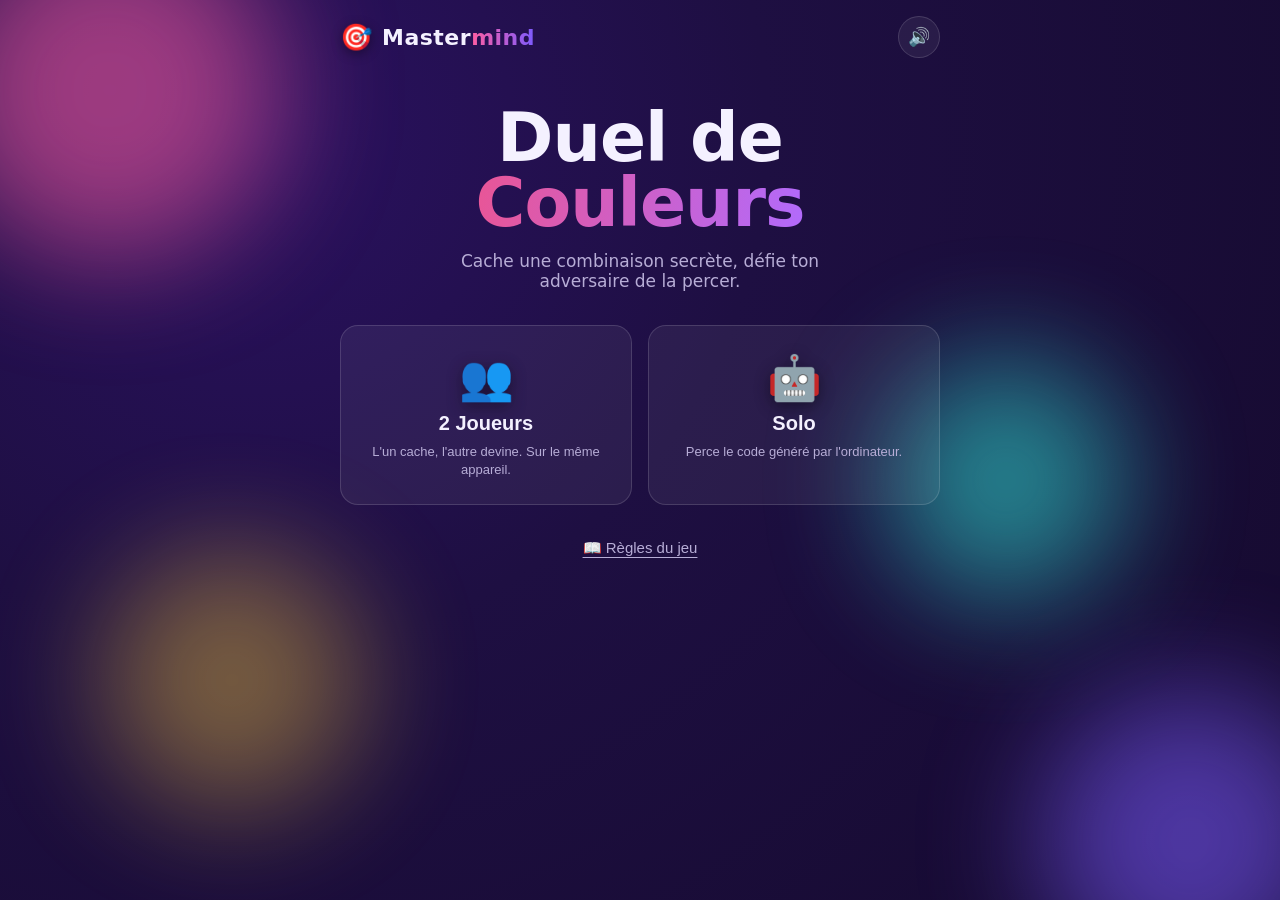
<file: mastermind/index.html>
<!DOCTYPE html>
<html lang="fr">
<head>
  <meta charset="UTF-8" />
  <meta name="viewport" content="width=device-width, initial-scale=1.0, maximum-scale=1.0, user-scalable=no" />
  <meta name="theme-color" content="#150a2e" />
  <title>Mastermind — Duel de couleurs</title>
  <meta name="description" content="Un Mastermind fun, coloré et fluide. Un joueur cache une combinaison, l'autre la découvre. À deux en local ou contre l'ordinateur." />
  <link rel="icon" href="data:image/svg+xml,%3Csvg xmlns='http://www.w3.org/2000/svg' viewBox='0 0 100 100'%3E%3Ctext y='.9em' font-size='90'%3E%F0%9F%8E%AF%3C/text%3E%3C/svg%3E" />
  <link rel="stylesheet" href="styles.css" />
</head>
<body>
  <!-- Décor animé -->
  <div class="bg-orbs" aria-hidden="true">
    <span class="orb orb-1"></span>
    <span class="orb orb-2"></span>
    <span class="orb orb-3"></span>
    <span class="orb orb-4"></span>
  </div>

  <canvas id="confetti" aria-hidden="true"></canvas>

  <header class="topbar">
    <div class="brand" id="homeBtn" role="button" tabindex="0" title="Retour à l'accueil">
      <span class="brand-icon">🎯</span>
      <span class="brand-name">Master<em>mind</em></span>
    </div>
    <button id="soundBtn" class="icon-btn" title="Activer / couper le son" aria-label="Son">🔊</button>
  </header>

  <main id="app">

    <!-- ======================= ÉCRAN ACCUEIL ======================= -->
    <section class="screen screen--home is-active" id="screen-home">
      <div class="hero">
        <h1 class="title">
          <span class="title-line">Duel de</span>
          <span class="title-line title-grad">Couleurs</span>
        </h1>
        <p class="subtitle">Cache une combinaison secrète, défie ton adversaire de la percer.</p>
      </div>

      <div class="mode-cards">
        <button class="mode-card" data-mode="duo">
          <span class="mode-emoji">👥</span>
          <span class="mode-title">2 Joueurs</span>
          <span class="mode-desc">L'un cache, l'autre devine. Sur le même appareil.</span>
        </button>
        <button class="mode-card" data-mode="solo">
          <span class="mode-emoji">🤖</span>
          <span class="mode-title">Solo</span>
          <span class="mode-desc">Perce le code généré par l'ordinateur.</span>
        </button>
      </div>

      <button class="link-btn" id="rulesBtn">📖 Règles du jeu</button>
    </section>

    <!-- ======================= ÉCRAN OPTIONS ======================= -->
    <section class="screen screen--setup" id="screen-setup">
      <h2 class="screen-title">Réglages de la partie</h2>

      <div class="setup-group">
        <span class="setup-label">Difficulté</span>
        <div class="chip-row" id="difficultyRow">
          <button class="chip" data-diff="facile">Facile</button>
          <button class="chip is-selected" data-diff="classique">Classique</button>
          <button class="chip" data-diff="difficile">Difficile</button>
          <button class="chip" data-diff="expert">Expert</button>
        </div>
      </div>

      <div class="setup-summary" id="setupSummary"></div>

      <div class="setup-group">
        <span class="setup-label">Doublons de couleurs</span>
        <button class="toggle" id="dupToggle" role="switch" aria-checked="true">
          <span class="toggle-knob"></span>
        </button>
        <span class="setup-hint">Une même couleur peut apparaître plusieurs fois.</span>
      </div>

      <div class="setup-actions">
        <button class="btn btn-ghost" data-goto="home">Retour</button>
        <button class="btn btn-primary" id="startGameBtn">C'est parti →</button>
      </div>
    </section>

    <!-- ======================= ÉCRAN CODEUR (mode duo) ======================= -->
    <section class="screen screen--coder" id="screen-coder">
      <h2 class="screen-title">Joueur 1 — Compose le code secret</h2>
      <p class="screen-sub">Choisis une couleur puis touche un emplacement. Personne ne regarde ? 😏</p>

      <div class="secret-slots" id="secretSlots"></div>

      <div class="palette" id="coderPalette"></div>

      <div class="setup-actions">
        <button class="btn btn-ghost" id="coderClearBtn">Effacer</button>
        <button class="btn btn-ghost" id="coderRandomBtn">🎲 Aléatoire</button>
        <button class="btn btn-primary" id="coderConfirmBtn" disabled>Valider le secret →</button>
      </div>
    </section>

    <!-- ======================= ÉCRAN PASSAGE D'APPAREIL ======================= -->
    <section class="screen screen--handoff" id="screen-handoff">
      <div class="handoff-card">
        <span class="handoff-emoji">🙈</span>
        <h2>Code verrouillé&nbsp;!</h2>
        <p>Passe l'appareil au <strong>Joueur 2</strong>.<br />À lui de percer le mystère.</p>
        <button class="btn btn-primary" id="handoffBtn">Je suis prêt à deviner →</button>
      </div>
    </section>

    <!-- ======================= ÉCRAN DE JEU ======================= -->
    <section class="screen screen--play" id="screen-play">
      <div class="play-head">
        <div class="play-info">
          <span class="attempts-label">Essai</span>
          <span class="attempts-count"><b id="attemptCur">1</b> / <span id="attemptMax">10</span></span>
        </div>
        <button class="link-btn small" id="hintLegendBtn" title="Que signifient les indices ?">ⓘ Indices</button>
      </div>

      <div class="board" id="board"></div>

      <div class="current-guess" id="currentGuess"></div>

      <div class="palette" id="playPalette"></div>

      <div class="play-actions">
        <button class="btn btn-ghost" id="guessClearBtn">Effacer</button>
        <button class="btn btn-primary" id="guessSubmitBtn" disabled>Valider ✓</button>
      </div>
    </section>

    <!-- ======================= ÉCRAN FIN DE PARTIE ======================= -->
    <section class="screen screen--end" id="screen-end">
      <div class="end-card">
        <span class="end-emoji" id="endEmoji">🎉</span>
        <h2 class="end-title" id="endTitle">Gagné&nbsp;!</h2>
        <p class="end-text" id="endText"></p>
        <div class="reveal">
          <span class="reveal-label">Le code était</span>
          <div class="secret-slots secret-slots--reveal" id="revealSlots"></div>
        </div>
        <div class="setup-actions">
          <button class="btn btn-ghost" id="endHomeBtn">Accueil</button>
          <button class="btn btn-primary" id="endReplayBtn">Rejouer ↻</button>
        </div>
      </div>
    </section>
  </main>

  <!-- ======================= MODALE RÈGLES / INDICES ======================= -->
  <div class="modal" id="modal" hidden>
    <div class="modal-backdrop" data-close></div>
    <div class="modal-box" role="dialog" aria-modal="true" aria-labelledby="modalTitle">
      <button class="modal-close" data-close aria-label="Fermer">✕</button>
      <h3 id="modalTitle"></h3>
      <div id="modalBody"></div>
    </div>
  </div>

  <script src="game.js"></script>
</body>
</html>
</file>
<file: mastermind/styles.css>
/* ============================================================
   Mastermind — Duel de couleurs
   Feuille de style : ambiance colorée, animations fluides.
   ============================================================ */

:root {
  --bg-0: #150a2e;
  --bg-1: #1e0f42;
  --surface: rgba(255, 255, 255, 0.06);
  --surface-strong: rgba(255, 255, 255, 0.12);
  --stroke: rgba(255, 255, 255, 0.14);
  --text: #f4f1ff;
  --text-dim: #b7add6;
  --accent: #ff5ea2;
  --accent-2: #7b5bff;
  --good: #38e59a;
  --radius: 18px;
  --shadow: 0 18px 45px rgba(0, 0, 0, 0.45);

  /* Palette des pions */
  --peg-1: #ff4d6d; /* rouge   */
  --peg-2: #4d9bff; /* bleu    */
  --peg-3: #35d07f; /* vert    */
  --peg-4: #ffd23f; /* jaune   */
  --peg-5: #b06bff; /* violet  */
  --peg-6: #ff9f43; /* orange  */
  --peg-7: #2ee6d6; /* cyan    */
  --peg-8: #ff77e9; /* rose    */
}

* { box-sizing: border-box; }

html, body { height: 100%; }

body {
  margin: 0;
  font-family: "Segoe UI", system-ui, -apple-system, "Helvetica Neue", sans-serif;
  color: var(--text);
  background: radial-gradient(circle at 20% 15%, #2a1160 0%, var(--bg-1) 40%, var(--bg-0) 100%);
  min-height: 100%;
  overflow-x: hidden;
  -webkit-tap-highlight-color: transparent;
  user-select: none;
}

/* ---------- Décor : orbes flottantes ---------- */
.bg-orbs { position: fixed; inset: 0; z-index: 0; overflow: hidden; pointer-events: none; }
.orb {
  position: absolute;
  border-radius: 50%;
  filter: blur(60px);
  opacity: 0.55;
  animation: float 18s ease-in-out infinite;
}
.orb-1 { width: 340px; height: 340px; background: #ff5ea2; top: -80px; left: -60px; }
.orb-2 { width: 300px; height: 300px; background: #7b5bff; bottom: -90px; right: -60px; animation-delay: -4s; }
.orb-3 { width: 240px; height: 240px; background: #2ee6d6; top: 40%; right: 12%; animation-delay: -8s; }
.orb-4 { width: 260px; height: 260px; background: #ffd23f; bottom: 10%; left: 8%; animation-delay: -12s; opacity: 0.4; }

@keyframes float {
  0%, 100% { transform: translate(0, 0) scale(1); }
  33%      { transform: translate(30px, -40px) scale(1.08); }
  66%      { transform: translate(-25px, 25px) scale(0.95); }
}

#confetti {
  position: fixed;
  inset: 0;
  z-index: 50;
  pointer-events: none;
}

/* ---------- Barre du haut ---------- */
.topbar {
  position: relative;
  z-index: 5;
  display: flex;
  align-items: center;
  justify-content: space-between;
  padding: 16px 20px;
  max-width: 640px;
  margin: 0 auto;
}
.brand { display: flex; align-items: center; gap: 10px; cursor: pointer; }
.brand-icon { font-size: 26px; filter: drop-shadow(0 3px 6px rgba(0,0,0,.4)); }
.brand-name { font-size: 22px; font-weight: 800; letter-spacing: .5px; }
.brand-name em { font-style: normal; background: linear-gradient(90deg, var(--accent), var(--accent-2)); -webkit-background-clip: text; background-clip: text; color: transparent; }

.icon-btn {
  background: var(--surface);
  border: 1px solid var(--stroke);
  color: var(--text);
  width: 42px; height: 42px;
  border-radius: 50%;
  font-size: 18px;
  cursor: pointer;
  transition: transform .15s ease, background .2s ease;
}
.icon-btn:hover { background: var(--surface-strong); transform: translateY(-2px); }
.icon-btn:active { transform: scale(.9); }
.icon-btn.is-muted { opacity: .5; }

/* ---------- Conteneur écrans ---------- */
#app {
  position: relative;
  z-index: 5;
  max-width: 640px;
  margin: 0 auto;
  padding: 8px 20px 48px;
}
.screen { display: none; animation: screenIn .45s cubic-bezier(.2,.8,.25,1) both; }
.screen.is-active { display: block; }

@keyframes screenIn {
  from { opacity: 0; transform: translateY(18px) scale(.985); }
  to   { opacity: 1; transform: none; }
}

.screen-title { font-size: 26px; font-weight: 800; margin: 8px 0 4px; }
.screen-sub { color: var(--text-dim); margin: 0 0 22px; }

/* ---------- Accueil ---------- */
.hero { text-align: center; margin: 24px 0 34px; }
.title { font-size: clamp(42px, 12vw, 68px); line-height: .95; margin: 0; font-weight: 900; letter-spacing: -1px; }
.title-line { display: block; }
.title-grad {
  background: linear-gradient(100deg, var(--peg-1), var(--peg-5) 40%, var(--peg-2) 70%, var(--peg-7));
  background-size: 200% auto;
  -webkit-background-clip: text; background-clip: text; color: transparent;
  animation: shine 6s linear infinite;
}
@keyframes shine { to { background-position: 200% center; } }
.subtitle { color: var(--text-dim); font-size: 17px; max-width: 420px; margin: 16px auto 0; }

.mode-cards { display: grid; grid-template-columns: 1fr 1fr; gap: 16px; margin: 10px 0 26px; }
.mode-card {
  display: flex; flex-direction: column; align-items: center; text-align: center;
  gap: 8px; padding: 26px 16px;
  background: var(--surface);
  border: 1px solid var(--stroke);
  border-radius: var(--radius);
  color: var(--text);
  cursor: pointer;
  transition: transform .18s ease, background .2s ease, box-shadow .2s ease;
}
.mode-card:hover { transform: translateY(-4px); background: var(--surface-strong); box-shadow: var(--shadow); }
.mode-card:active { transform: translateY(-1px) scale(.98); }
.mode-emoji { font-size: 44px; filter: drop-shadow(0 4px 8px rgba(0,0,0,.4)); }
.mode-title { font-size: 20px; font-weight: 800; }
.mode-desc { font-size: 13px; color: var(--text-dim); line-height: 1.35; }

.link-btn {
  display: block; margin: 0 auto;
  background: none; border: none; color: var(--text-dim);
  font-size: 15px; cursor: pointer; padding: 8px 12px;
  text-decoration: underline; text-underline-offset: 4px;
  transition: color .2s ease;
}
.link-btn:hover { color: var(--text); }
.link-btn.small { font-size: 13px; text-decoration: none; }

/* ---------- Réglages ---------- */
.setup-group { margin: 22px 0; }
.setup-label { display: block; font-weight: 700; margin-bottom: 12px; font-size: 15px; }
.setup-hint { display: block; color: var(--text-dim); font-size: 13px; margin-top: 10px; }

.chip-row { display: flex; flex-wrap: wrap; gap: 10px; }
.chip {
  background: var(--surface); border: 1px solid var(--stroke); color: var(--text);
  padding: 11px 18px; border-radius: 999px; font-size: 15px; font-weight: 600;
  cursor: pointer; transition: all .18s ease;
}
.chip:hover { background: var(--surface-strong); }
.chip.is-selected {
  background: linear-gradient(90deg, var(--accent), var(--accent-2));
  border-color: transparent; color: #fff; box-shadow: 0 8px 22px rgba(123,91,255,.4);
}

.setup-summary {
  background: var(--surface); border: 1px solid var(--stroke); border-radius: 14px;
  padding: 16px 18px; color: var(--text-dim); font-size: 15px; line-height: 1.6;
}
.setup-summary b { color: var(--text); }

.toggle {
  width: 58px; height: 32px; border-radius: 999px; border: 1px solid var(--stroke);
  background: var(--surface); position: relative; cursor: pointer; vertical-align: middle;
  transition: background .25s ease;
}
.toggle-knob {
  position: absolute; top: 3px; left: 3px; width: 24px; height: 24px; border-radius: 50%;
  background: #fff; transition: transform .25s cubic-bezier(.3,1.5,.5,1);
}
.toggle[aria-checked="true"] { background: linear-gradient(90deg, var(--accent), var(--accent-2)); border-color: transparent; }
.toggle[aria-checked="true"] .toggle-knob { transform: translateX(26px); }

.setup-actions, .play-actions {
  display: flex; gap: 12px; margin-top: 30px; justify-content: flex-end; flex-wrap: wrap;
}

/* ---------- Boutons ---------- */
.btn {
  border: none; border-radius: 14px; padding: 14px 24px; font-size: 16px; font-weight: 700;
  cursor: pointer; transition: transform .15s ease, box-shadow .2s ease, opacity .2s ease;
}
.btn:active { transform: scale(.96); }
.btn-primary {
  background: linear-gradient(100deg, var(--accent), var(--accent-2));
  color: #fff; box-shadow: 0 10px 26px rgba(123,91,255,.45);
}
.btn-primary:hover { transform: translateY(-2px); box-shadow: 0 14px 32px rgba(123,91,255,.55); }
.btn-primary:disabled { opacity: .4; cursor: not-allowed; box-shadow: none; transform: none; }
.btn-ghost { background: var(--surface); color: var(--text); border: 1px solid var(--stroke); }
.btn-ghost:hover { background: var(--surface-strong); }

/* ---------- Emplacements secrets / pions ---------- */
.secret-slots { display: flex; gap: 14px; justify-content: center; margin: 30px 0; flex-wrap: wrap; }
.slot {
  width: 58px; height: 58px; border-radius: 50%;
  background: rgba(0,0,0,.25);
  border: 2px dashed var(--stroke);
  cursor: pointer;
  transition: transform .15s ease, border-color .2s ease;
  position: relative;
}
.slot.is-target { border-color: var(--accent); box-shadow: 0 0 0 4px rgba(255,94,162,.2); }
.slot:hover { transform: translateY(-3px); }
.slot.filled { border-style: solid; }

/* Le pion coloré */
.peg {
  width: 100%; height: 100%; border-radius: 50%;
  box-shadow: inset 0 -6px 12px rgba(0,0,0,.35), inset 0 6px 10px rgba(255,255,255,.45), 0 6px 14px rgba(0,0,0,.3);
  animation: pegPop .32s cubic-bezier(.3,1.6,.5,1) both;
}
@keyframes pegPop {
  0% { transform: scale(0) rotate(-90deg); }
  100% { transform: scale(1) rotate(0); }
}

.c1 { background: radial-gradient(circle at 35% 30%, #ff8ba0, var(--peg-1)); }
.c2 { background: radial-gradient(circle at 35% 30%, #9dc5ff, var(--peg-2)); }
.c3 { background: radial-gradient(circle at 35% 30%, #86eeb6, var(--peg-3)); }
.c4 { background: radial-gradient(circle at 35% 30%, #ffe98a, var(--peg-4)); }
.c5 { background: radial-gradient(circle at 35% 30%, #d3a8ff, var(--peg-5)); }
.c6 { background: radial-gradient(circle at 35% 30%, #ffc590, var(--peg-6)); }
.c7 { background: radial-gradient(circle at 35% 30%, #93f2ea, var(--peg-7)); }
.c8 { background: radial-gradient(circle at 35% 30%, #ffb6f2, var(--peg-8)); }

/* ---------- Palette de choix ---------- */
.palette { display: flex; gap: 14px; justify-content: center; flex-wrap: wrap; margin: 22px 0; }
.palette .pick {
  width: 52px; height: 52px; border-radius: 50%; cursor: pointer; border: 3px solid transparent;
  transition: transform .15s ease;
  box-shadow: inset 0 -5px 10px rgba(0,0,0,.35), inset 0 5px 8px rgba(255,255,255,.45), 0 5px 12px rgba(0,0,0,.3);
}
.palette .pick:hover { transform: translateY(-4px) scale(1.06); }
.palette .pick:active { transform: scale(.92); }
.palette .pick.is-selected { border-color: #fff; transform: translateY(-4px) scale(1.1); box-shadow: 0 0 0 3px rgba(255,255,255,.35), 0 8px 18px rgba(0,0,0,.4); }

/* ---------- Passage d'appareil ---------- */
.screen--handoff, .screen--end { min-height: 60vh; display: none; }
.screen--handoff.is-active, .screen--end.is-active { display: flex; align-items: center; justify-content: center; }
.handoff-card, .end-card {
  text-align: center; background: var(--surface); border: 1px solid var(--stroke);
  border-radius: 24px; padding: 40px 30px; box-shadow: var(--shadow); max-width: 420px; width: 100%;
}
.handoff-emoji { font-size: 72px; display: block; animation: peek 2.4s ease-in-out infinite; }
@keyframes peek { 0%,100%{transform:translateY(0)} 50%{transform:translateY(-10px)} }
.handoff-card h2 { font-size: 28px; margin: 14px 0 8px; }
.handoff-card p { color: var(--text-dim); line-height: 1.6; margin: 0 0 26px; }

/* ---------- Plateau de jeu ---------- */
.play-head {
  display: flex; align-items: center; justify-content: space-between; margin: 6px 0 18px;
}
.play-info { display: flex; flex-direction: column; }
.attempts-label { font-size: 12px; color: var(--text-dim); text-transform: uppercase; letter-spacing: 1px; }
.attempts-count { font-size: 20px; font-weight: 800; }
.attempts-count b { color: var(--accent); font-size: 24px; }

.board {
  display: flex; flex-direction: column; gap: 10px; margin-bottom: 18px;
  background: rgba(0,0,0,.18); border: 1px solid var(--stroke);
  border-radius: 18px; padding: 14px;
  max-height: 46vh; overflow-y: auto;
}
.board::-webkit-scrollbar { width: 6px; }
.board::-webkit-scrollbar-thumb { background: var(--stroke); border-radius: 3px; }

.row {
  display: flex; align-items: center; gap: 12px;
  padding: 6px 8px; border-radius: 12px;
  transition: background .2s ease;
}
.row.is-active { background: rgba(255,255,255,.05); }
.row.is-done { opacity: .92; }
.row-num { width: 22px; text-align: center; color: var(--text-dim); font-weight: 700; font-size: 14px; }
.row-pegs { display: flex; gap: 10px; flex: 1; }
.row .mini {
  width: 34px; height: 34px; border-radius: 50%;
  background: rgba(255,255,255,.05); border: 1px solid var(--stroke);
}
.row .mini.filled { border: none; box-shadow: inset 0 -4px 8px rgba(0,0,0,.35), inset 0 4px 6px rgba(255,255,255,.4); }

/* Indices (clous noirs / blancs) */
.hints { display: grid; grid-template-columns: repeat(2, 12px); gap: 5px; width: 29px; }
.hint {
  width: 12px; height: 12px; border-radius: 50%; background: rgba(255,255,255,.08);
  border: 1px solid var(--stroke);
}
.hint.exact { background: var(--good); border-color: transparent; box-shadow: 0 0 8px rgba(56,229,154,.7); animation: hintPop .3s ease both; }
.hint.color { background: #fff; border-color: transparent; animation: hintPop .3s ease both; }
@keyframes hintPop { from { transform: scale(0); } to { transform: scale(1); } }

.row.reveal-anim .mini.filled { animation: flip .5s ease both; }
@keyframes flip { 0%{transform:rotateY(90deg)} 100%{transform:rotateY(0)} }

.row.shake { animation: shake .4s ease; }
@keyframes shake {
  10%,90%{transform:translateX(-2px)} 20%,80%{transform:translateX(4px)}
  30%,50%,70%{transform:translateX(-8px)} 40%,60%{transform:translateX(8px)}
}

/* Rangée de composition en cours */
.current-guess { display: flex; gap: 12px; justify-content: center; margin: 4px 0 16px; min-height: 58px; }
.current-guess .slot { width: 50px; height: 50px; }

/* ---------- Fin de partie ---------- */
.end-emoji { font-size: 84px; display: block; animation: pegPop .5s cubic-bezier(.3,1.6,.5,1) both; }
.end-title { font-size: 34px; margin: 10px 0 6px; font-weight: 900; }
.end-title.win { background: linear-gradient(90deg, var(--good), var(--peg-7)); -webkit-background-clip: text; background-clip: text; color: transparent; }
.end-title.lose { background: linear-gradient(90deg, var(--peg-1), var(--peg-6)); -webkit-background-clip: text; background-clip: text; color: transparent; }
.end-text { color: var(--text-dim); margin: 0 0 22px; line-height: 1.5; }
.reveal { margin: 18px 0 8px; }
.reveal-label { display: block; font-size: 13px; color: var(--text-dim); text-transform: uppercase; letter-spacing: 1px; margin-bottom: 10px; }
.secret-slots--reveal .slot { width: 46px; height: 46px; cursor: default; }
.secret-slots--reveal .slot:hover { transform: none; }

/* ---------- Modale ---------- */
.modal { position: fixed; inset: 0; z-index: 60; display: flex; align-items: center; justify-content: center; padding: 20px; }
.modal[hidden] { display: none; }
.modal-backdrop { position: absolute; inset: 0; background: rgba(5,2,15,.7); backdrop-filter: blur(4px); animation: fade .3s ease; }
@keyframes fade { from{opacity:0} to{opacity:1} }
.modal-box {
  position: relative; z-index: 1; background: linear-gradient(180deg, #241246, #1a0e38);
  border: 1px solid var(--stroke); border-radius: 22px; padding: 30px 26px; max-width: 460px; width: 100%;
  box-shadow: var(--shadow); animation: screenIn .35s ease both; max-height: 85vh; overflow-y: auto;
}
.modal-box h3 { margin: 0 0 16px; font-size: 24px; }
.modal-box p, .modal-box li { color: var(--text-dim); line-height: 1.6; }
.modal-box ul { padding-left: 20px; }
.modal-close {
  position: absolute; top: 14px; right: 14px; background: var(--surface); border: 1px solid var(--stroke);
  color: var(--text); width: 34px; height: 34px; border-radius: 50%; cursor: pointer; font-size: 15px;
}
.legend-row { display: flex; align-items: center; gap: 12px; margin: 14px 0; }
.legend-dot { width: 18px; height: 18px; border-radius: 50%; flex-shrink: 0; }
.legend-dot.exact { background: var(--good); box-shadow: 0 0 8px rgba(56,229,154,.7); }
.legend-dot.color { background: #fff; }
.legend-row span { color: var(--text); }
.legend-row small { display: block; color: var(--text-dim); }

/* ---------- Responsive ---------- */
@media (max-width: 420px) {
  .slot { width: 50px; height: 50px; }
  .palette .pick { width: 46px; height: 46px; }
  .secret-slots { gap: 10px; }
  .row .mini { width: 30px; height: 30px; }
  .current-guess .slot { width: 44px; height: 44px; }
}

@media (prefers-reduced-motion: reduce) {
  *, *::before, *::after { animation-duration: .01ms !important; animation-iteration-count: 1 !important; transition-duration: .01ms !important; }
}
</file>
